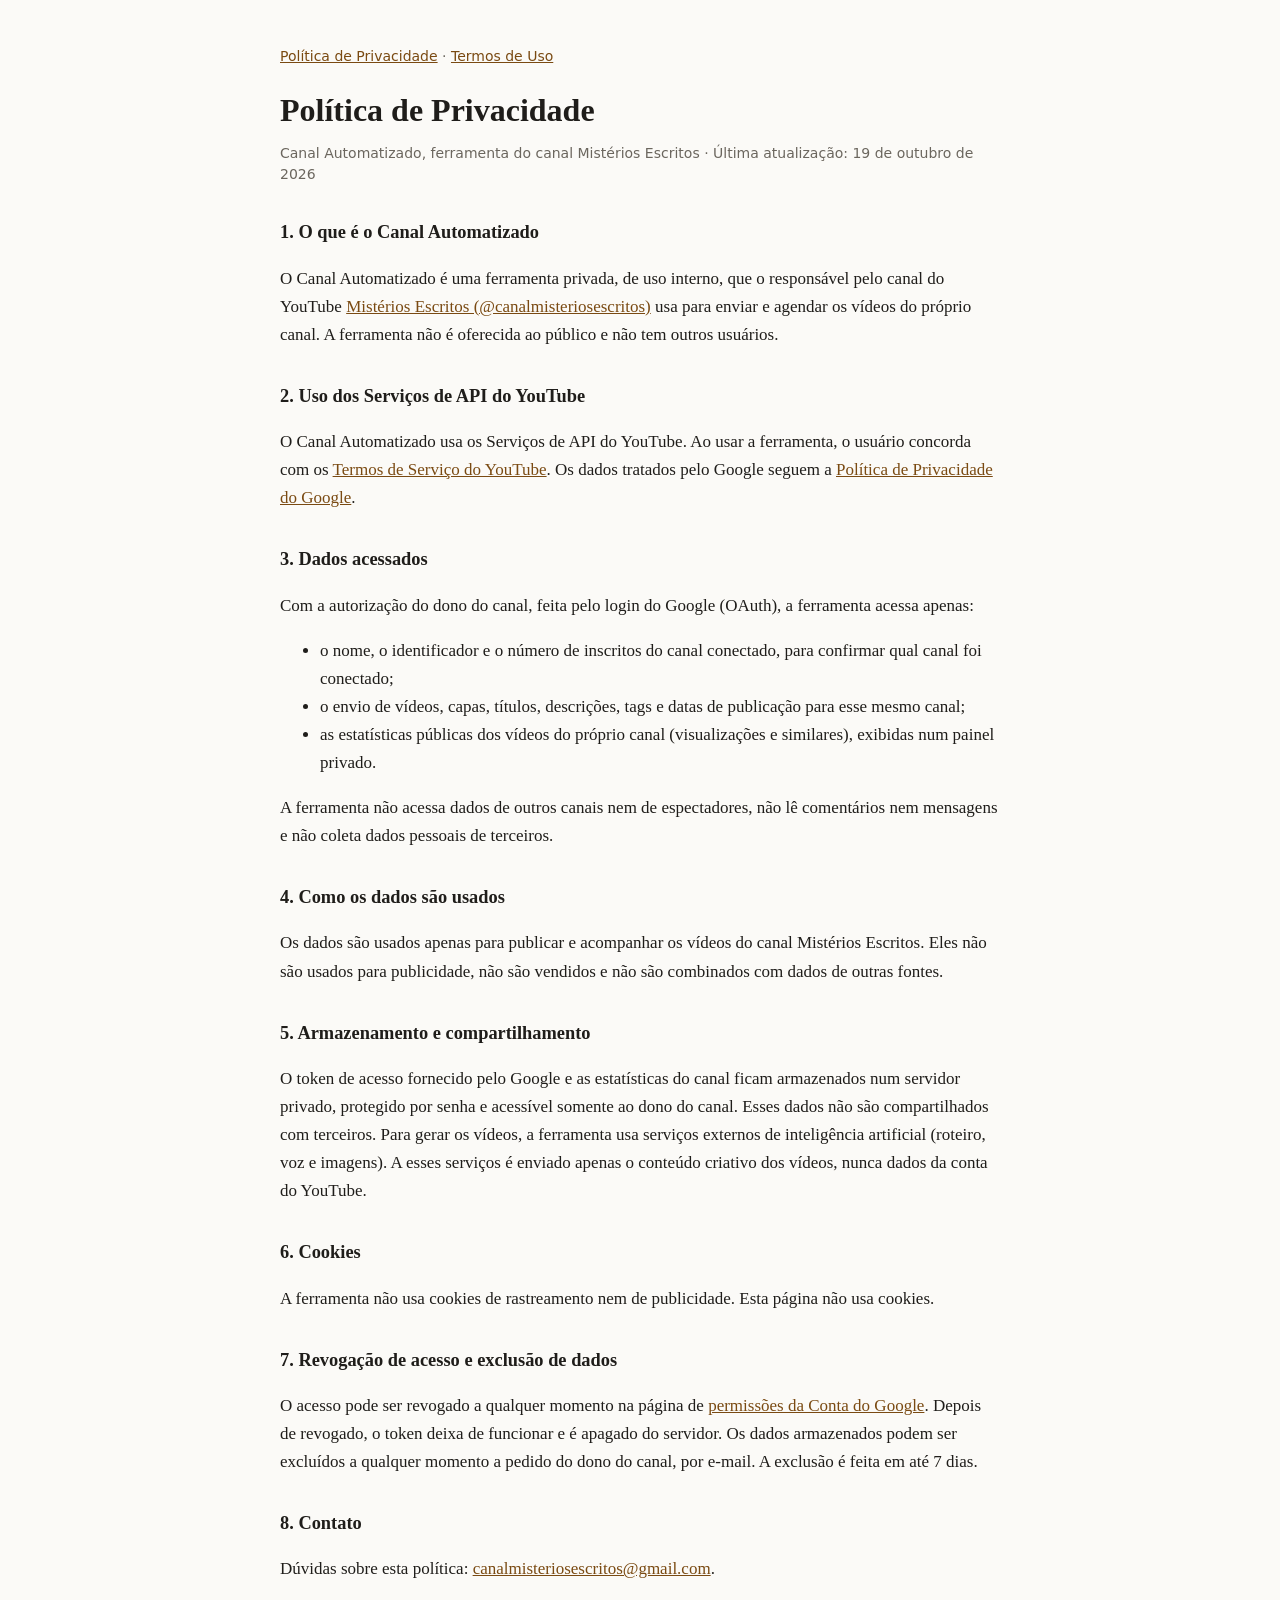
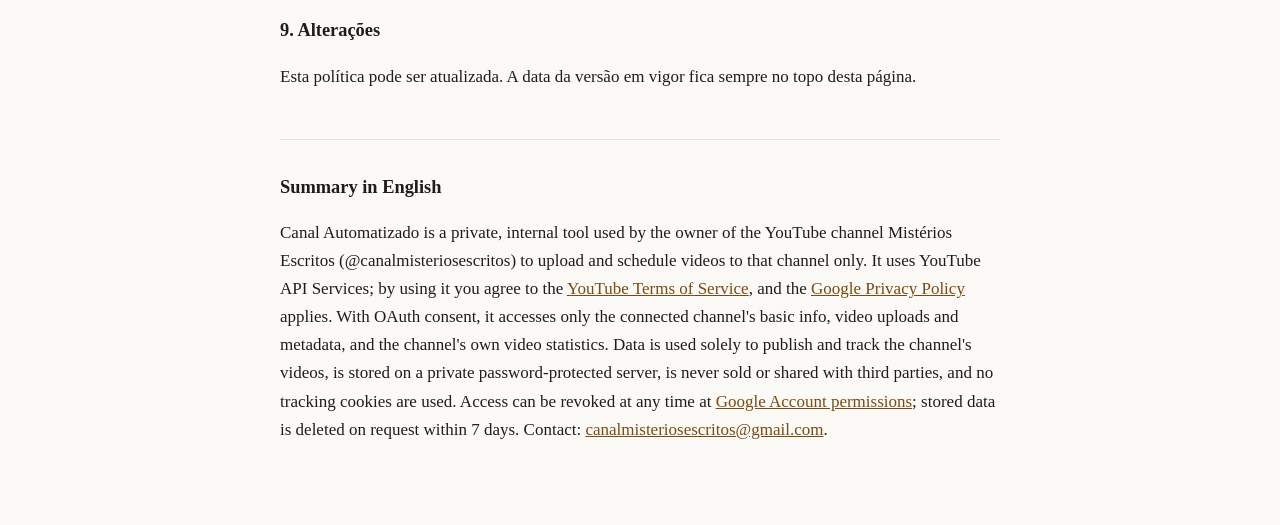
<file: index.html>
<!doctype html>
<html lang="pt-BR">
<head>
<meta charset="utf-8">
<meta name="viewport" content="width=device-width, initial-scale=1">
<title>Política de Privacidade · Canal Automatizado</title>
<link rel="stylesheet" href="estilo.css">
</head>
<body>
<main>
<p class="topo"><a href="./">Política de Privacidade</a> · <a href="termos.html">Termos de Uso</a></p>

<h1>Política de Privacidade</h1>
<p class="sub">Canal Automatizado, ferramenta do canal Mistérios Escritos · Última atualização: 19 de outubro de 2026</p>

<h2>1. O que é o Canal Automatizado</h2>
<p>O Canal Automatizado é uma ferramenta privada, de uso interno, que o responsável pelo canal do YouTube
<a href="https://www.youtube.com/@canalmisteriosescritos">Mistérios Escritos (@canalmisteriosescritos)</a> usa para enviar
e agendar os vídeos do próprio canal. A ferramenta não é oferecida ao público e não tem outros usuários.</p>

<h2>2. Uso dos Serviços de API do YouTube</h2>
<p>O Canal Automatizado usa os Serviços de API do YouTube. Ao usar a ferramenta, o usuário concorda com os
<a href="https://www.youtube.com/t/terms">Termos de Serviço do YouTube</a>. Os dados tratados pelo Google seguem a
<a href="https://policies.google.com/privacy">Política de Privacidade do Google</a>.</p>

<h2>3. Dados acessados</h2>
<p>Com a autorização do dono do canal, feita pelo login do Google (OAuth), a ferramenta acessa apenas:</p>
<ul>
<li>o nome, o identificador e o número de inscritos do canal conectado, para confirmar qual canal foi conectado;</li>
<li>o envio de vídeos, capas, títulos, descrições, tags e datas de publicação para esse mesmo canal;</li>
<li>as estatísticas públicas dos vídeos do próprio canal (visualizações e similares), exibidas num painel privado.</li>
</ul>
<p>A ferramenta não acessa dados de outros canais nem de espectadores, não lê comentários nem mensagens e não coleta
dados pessoais de terceiros.</p>

<h2>4. Como os dados são usados</h2>
<p>Os dados são usados apenas para publicar e acompanhar os vídeos do canal Mistérios Escritos. Eles não são usados
para publicidade, não são vendidos e não são combinados com dados de outras fontes.</p>

<h2>5. Armazenamento e compartilhamento</h2>
<p>O token de acesso fornecido pelo Google e as estatísticas do canal ficam armazenados num servidor privado, protegido por
senha e acessível somente ao dono do canal. Esses dados não são compartilhados com terceiros. Para gerar os vídeos, a ferramenta usa
serviços externos de inteligência artificial (roteiro, voz e imagens). A esses serviços é enviado apenas o conteúdo criativo
dos vídeos, nunca dados da conta do YouTube.</p>

<h2>6. Cookies</h2>
<p>A ferramenta não usa cookies de rastreamento nem de publicidade. Esta página não usa cookies.</p>

<h2>7. Revogação de acesso e exclusão de dados</h2>
<p>O acesso pode ser revogado a qualquer momento na página de
<a href="https://security.google.com/settings/security/permissions">permissões da Conta do Google</a>. Depois de revogado,
o token deixa de funcionar e é apagado do servidor. Os dados armazenados podem ser excluídos a qualquer momento a pedido do
dono do canal, por e-mail. A exclusão é feita em até 7 dias.</p>

<h2>8. Contato</h2>
<p>Dúvidas sobre esta política: <a href="mailto:canalmisteriosescritos@gmail.com">canalmisteriosescritos@gmail.com</a>.</p>

<h2>9. Alterações</h2>
<p>Esta política pode ser atualizada. A data da versão em vigor fica sempre no topo desta página.</p>

<hr>
<section lang="en">
<h2>Summary in English</h2>
<p>Canal Automatizado is a private, internal tool used by the owner of the YouTube channel Mistérios Escritos
(@canalmisteriosescritos) to upload and schedule videos to that channel only. It uses YouTube API Services; by using it you
agree to the <a href="https://www.youtube.com/t/terms">YouTube Terms of Service</a>, and the
<a href="https://policies.google.com/privacy">Google Privacy Policy</a> applies. With OAuth consent, it accesses only the
connected channel's basic info, video uploads and metadata, and the channel's own video statistics. Data is used solely to
publish and track the channel's videos, is stored on a private password-protected server, is never sold or shared with third
parties, and no tracking cookies are used. Access can be revoked at any time at
<a href="https://security.google.com/settings/security/permissions">Google Account permissions</a>; stored data is deleted on
request within 7 days. Contact: <a href="mailto:canalmisteriosescritos@gmail.com">canalmisteriosescritos@gmail.com</a>.</p>
</section>
</main>
</body>
</html>
</file>
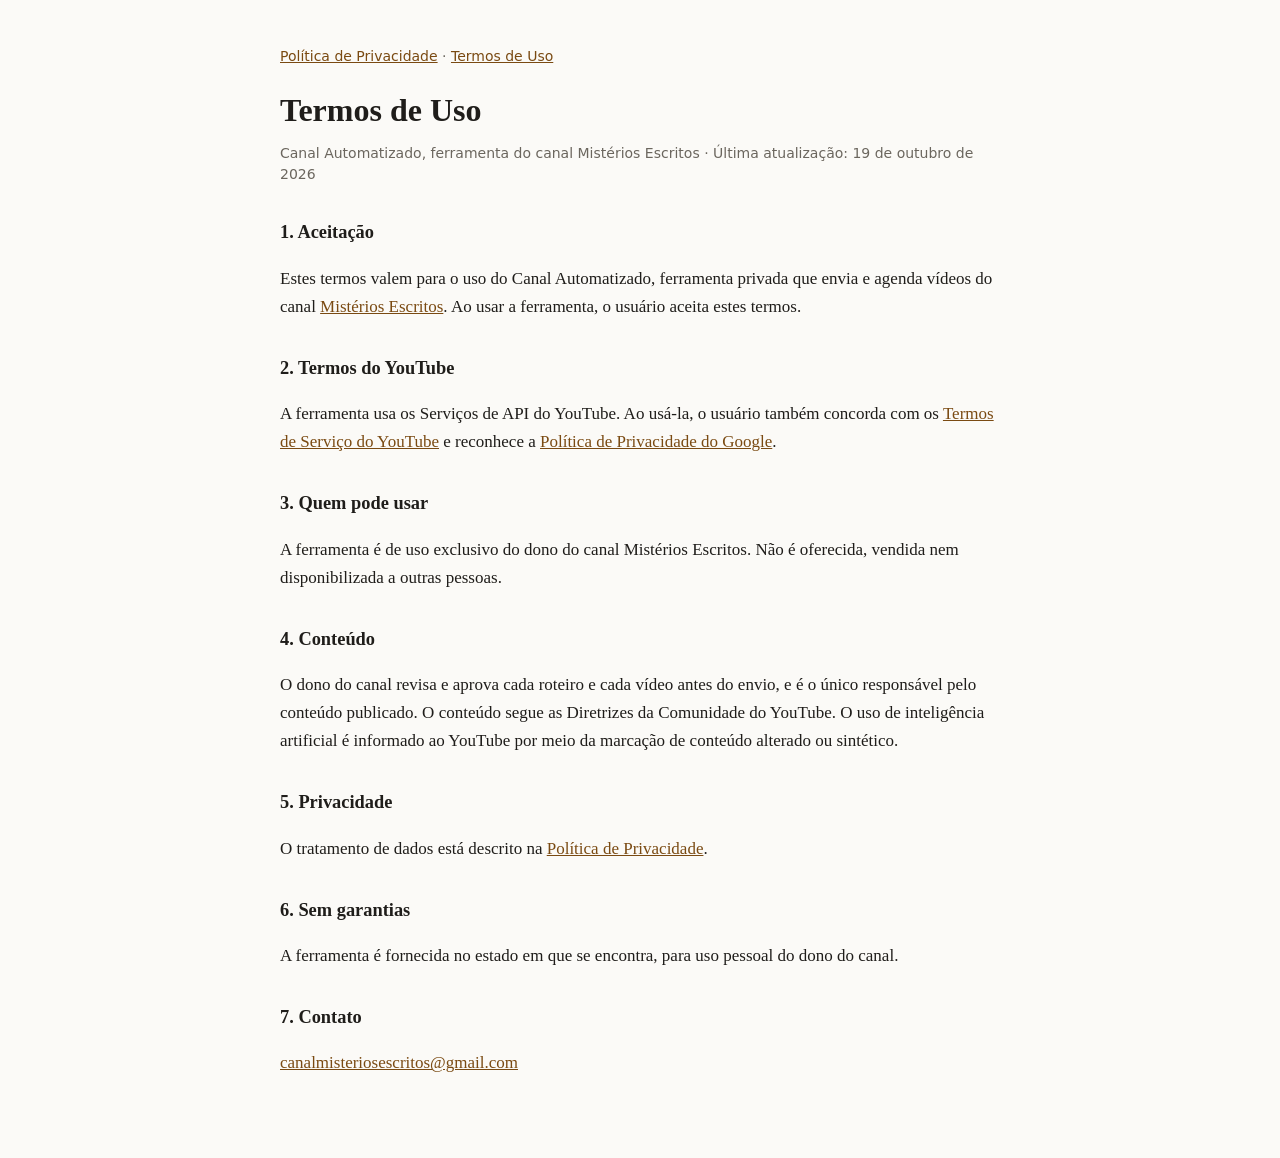
<file: termos.html>
<!doctype html>
<html lang="pt-BR">
<head>
<meta charset="utf-8">
<meta name="viewport" content="width=device-width, initial-scale=1">
<title>Termos de Uso · Canal Automatizado</title>
<link rel="stylesheet" href="estilo.css">
</head>
<body>
<main>
<p class="topo"><a href="./">Política de Privacidade</a> · <a href="termos.html">Termos de Uso</a></p>

<h1>Termos de Uso</h1>
<p class="sub">Canal Automatizado, ferramenta do canal Mistérios Escritos · Última atualização: 19 de outubro de 2026</p>

<h2>1. Aceitação</h2>
<p>Estes termos valem para o uso do Canal Automatizado, ferramenta privada que envia e agenda vídeos do canal
<a href="https://www.youtube.com/@canalmisteriosescritos">Mistérios Escritos</a>. Ao usar a ferramenta, o usuário aceita estes termos.</p>

<h2>2. Termos do YouTube</h2>
<p>A ferramenta usa os Serviços de API do YouTube. Ao usá-la, o usuário também concorda com os
<a href="https://www.youtube.com/t/terms">Termos de Serviço do YouTube</a> e reconhece a
<a href="https://policies.google.com/privacy">Política de Privacidade do Google</a>.</p>

<h2>3. Quem pode usar</h2>
<p>A ferramenta é de uso exclusivo do dono do canal Mistérios Escritos. Não é oferecida, vendida nem disponibilizada a outras pessoas.</p>

<h2>4. Conteúdo</h2>
<p>O dono do canal revisa e aprova cada roteiro e cada vídeo antes do envio, e é o único responsável pelo conteúdo publicado.
O conteúdo segue as Diretrizes da Comunidade do YouTube. O uso de inteligência artificial é informado ao YouTube por meio da
marcação de conteúdo alterado ou sintético.</p>

<h2>5. Privacidade</h2>
<p>O tratamento de dados está descrito na <a href="./">Política de Privacidade</a>.</p>

<h2>6. Sem garantias</h2>
<p>A ferramenta é fornecida no estado em que se encontra, para uso pessoal do dono do canal.</p>

<h2>7. Contato</h2>
<p><a href="mailto:canalmisteriosescritos@gmail.com">canalmisteriosescritos@gmail.com</a></p>
</main>
</body>
</html>
</file>
<file: estilo.css>
:root { --fundo: #fbfaf7; --texto: #1f1d1a; --suave: #6b665e; --link: #7a4a12; --linha: #e4e0d8; }
@media (prefers-color-scheme: dark) {
  :root { --fundo: #161513; --texto: #ebe7df; --suave: #a39d92; --link: #e2b56f; --linha: #33302b; }
}
body { margin: 0; background: var(--fundo); color: var(--texto);
  font: 17px/1.65 Georgia, "Times New Roman", serif; }
main { max-width: 720px; margin: 0 auto; padding: 32px 16px 64px; }
h1 { font-size: 2rem; line-height: 1.2; margin: 24px 0 4px; }
h2 { font-size: 1.15rem; margin: 32px 0 8px; }
.sub, .topo { color: var(--suave); font: 14px/1.5 system-ui, sans-serif; }
a { color: var(--link); }
hr { border: 0; border-top: 1px solid var(--linha); margin: 48px 0 8px; }
</file>
